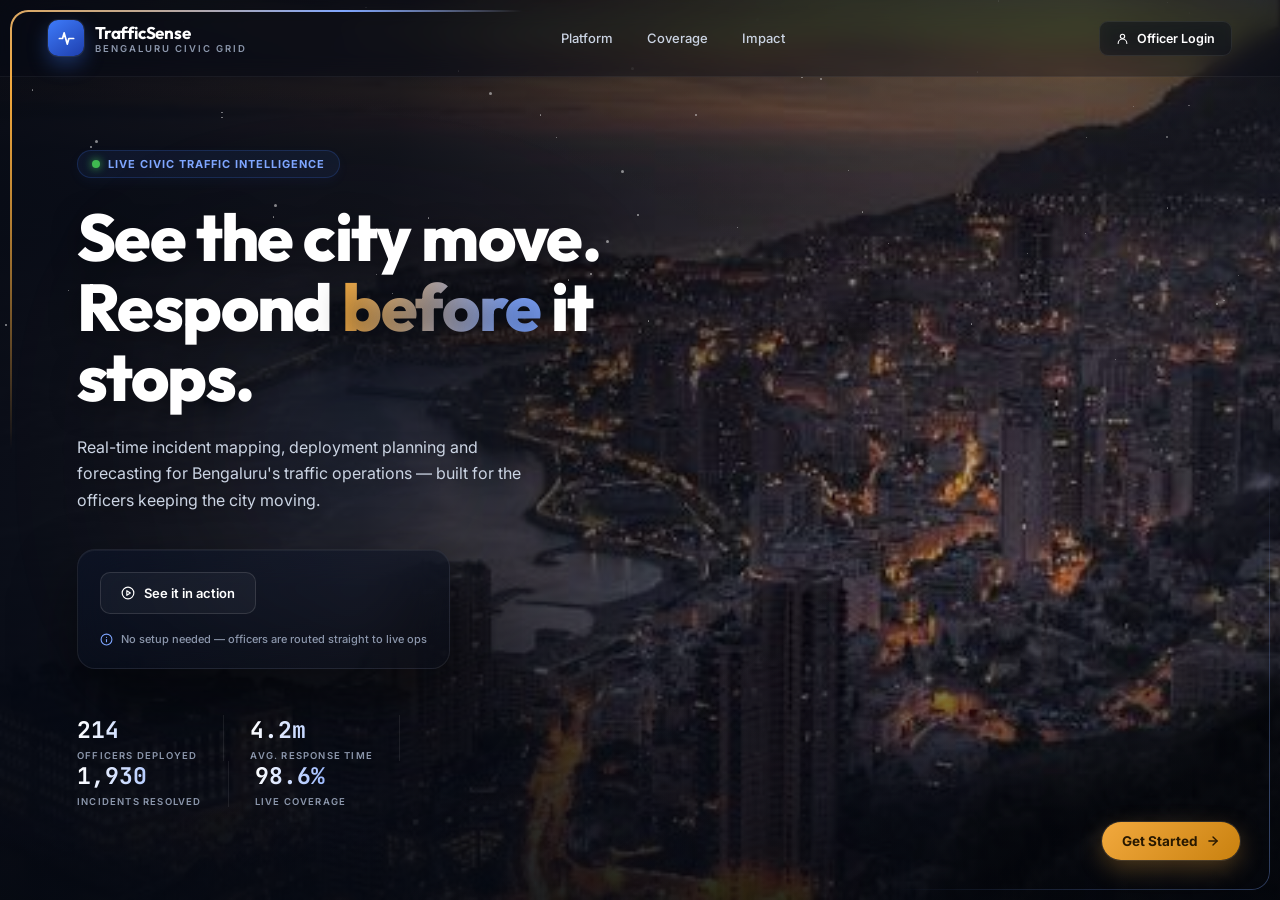
<file: frontend/home.html>
<!DOCTYPE html>
<html lang="en">

<head>
  <meta charset="UTF-8">
  <meta name="viewport" content="width=device-width, initial-scale=1.0">
  <title>TrafficSense — Bengaluru Civic Intelligence</title>

  <link rel="preconnect" href="https://fonts.googleapis.com">
  <link
    href="https://fonts.googleapis.com/css2?family=Outfit:wght@400;500;600;700;800;900&family=Inter:wght@400;500;600;700&family=JetBrains+Mono:wght@500;600&display=swap"
    rel="stylesheet">

  <style>
    :root {
      --sky-1: #060A14;
      --sky-2: #0C1730;
      --sky-3: #16234A;
      --ink: #0B1220;
      --fog: #CBD4E3;
      --fog-dim: #8C97AC;
      --amber: #F2A93E;
      --amber-deep: #C9810F;
      --blue: #3E7BFA;
      --blue-soft: #7FA6FF;
      --line: rgba(255, 255, 255, .1);
      --glass: rgba(10, 16, 28, .40);
    }

    * {
      margin: 0;
      padding: 0;
      box-sizing: border-box;
    }

    html,
    body {
      height: 100%;
    }

    body {
      font-family: 'Inter', sans-serif;
      background: var(--ink);
      color: #fff;
      overflow-x: hidden;
    }

    a {
      color: inherit;
      text-decoration: none;
    }

    button {
      font-family: inherit;
      cursor: pointer;
    }

    /* ============ SCENE ============ */
    .scene {
      position: relative;
      min-height: 100vh;
      width: 100%;
      display: flex;
      flex-direction: column;
      overflow: hidden;
      background-image:
        linear-gradient(95deg, rgba(6, 10, 20, 0.96) 0%, rgba(6, 10, 20, 0.85) 30%, rgba(6, 10, 20, 0.4) 60%, rgba(6, 10, 20, 0.15) 80%, rgba(6, 10, 20, 0.4) 100%),
        linear-gradient(0deg, rgba(6, 10, 20, 0.7) 0%, transparent 40%, transparent 70%, rgba(6, 10, 20, 0.5) 100%),
        url('assert/image.png');
      background-size: cover, cover, cover;
      background-position: center, center, center 38%;
      background-repeat: no-repeat;
    }

    /* Decorative Ambient Glow */
    .scene::before {
      content: '';
      position: absolute;
      top: 25%;
      left: 10%;
      width: 450px;
      height: 450px;
      background: radial-gradient(circle, rgba(62, 123, 250, 0.12) 0%, rgba(242, 169, 62, 0.04) 50%, transparent 100%);
      filter: blur(80px);
      z-index: 2;
      pointer-events: none;
    }

    /* ============ HUD PERIMETER LIGHT ============ */
    @property --angle {
      syntax: '<angle>';
      inherits: false;
      initial-value: 0deg;
    }

    .hud-frame {
      position: fixed;
      inset: 10px;
      z-index: 90;
      pointer-events: none;
      border-radius: 18px;
    }

    .hud-frame::before {
      content: '';
      position: absolute;
      inset: 0;
      border-radius: 18px;
      padding: 1.5px;
      background: conic-gradient(from var(--angle), transparent 0deg, transparent 250deg,
          rgba(242, 169, 62, 0) 270deg, var(--amber) 300deg, var(--blue-soft) 326deg, rgba(127, 166, 255, 0) 345deg, transparent 360deg);
      -webkit-mask: linear-gradient(#fff 0 0) content-box, linear-gradient(#fff 0 0);
      -webkit-mask-composite: xor;
      mask-composite: exclude;
      animation: spin-angle 6s linear infinite;
      filter: drop-shadow(0 0 6px rgba(242, 169, 62, .55));
    }

    @keyframes spin-angle {
      to {
        --angle: 360deg;
      }
    }

    .hud-frame::after {
      content: '';
      position: absolute;
      inset: 0;
      border-radius: 18px;
      padding: 1px;
      background: conic-gradient(from calc(var(--angle) * -1 + 180deg), transparent 0deg, transparent 270deg,
          rgba(127, 166, 255, .55) 300deg, transparent 330deg);
      -webkit-mask: linear-gradient(#fff 0 0) content-box, linear-gradient(#fff 0 0);
      -webkit-mask-composite: xor;
      mask-composite: exclude;
      opacity: .7;
    }

    /* stars */
    .stars {
      position: absolute;
      inset: 0;
      z-index: 1;
      pointer-events: none;
    }

    .star {
      position: absolute;
      width: 2px;
      height: 2px;
      background: #fff;
      border-radius: 50%;
      opacity: .5;
      animation: twinkle 3.5s ease-in-out infinite;
    }

    @keyframes twinkle {

      0%,
      100% {
        opacity: .1;
      }

      50% {
        opacity: .7;
      }
    }

    /* ============ NAV ============ */
    .nav {
      position: relative;
      z-index: 30;
      display: flex;
      align-items: center;
      justify-content: space-between;
      padding: 20px 48px;
      border-bottom: 1px solid rgba(255, 255, 255, 0.05);
      background: rgba(6, 10, 20, 0.35);
      backdrop-filter: blur(12px);
      -webkit-backdrop-filter: blur(12px);
    }

    .nav-brand {
      display: flex;
      align-items: center;
      gap: 11px;
    }

    .nav-mark {
      width: 36px;
      height: 36px;
      border-radius: 10px;
      background: linear-gradient(145deg, var(--blue), #1E3FAE);
      display: flex;
      align-items: center;
      justify-content: center;
      box-shadow: 0 0 0 1px rgba(255, 255, 255, .08), 0 8px 20px rgba(62, 123, 250, .35);
    }

    .nav-mark svg {
      width: 19px;
      height: 19px;
    }

    .nav-brand h1 {
      font-family: 'Outfit', sans-serif;
      font-size: 17px;
      font-weight: 700;
      letter-spacing: -.2px;
    }

    .nav-brand span {
      display: block;
      font-size: 9.5px;
      letter-spacing: 2px;
      color: var(--fog-dim);
      font-weight: 600;
      text-transform: uppercase;
    }

    .nav-links {
      display: flex;
      align-items: center;
      gap: 34px;
    }

    .nav-links a {
      font-size: 13px;
      font-weight: 500;
      color: var(--fog);
      transition: color .15s;
    }

    .nav-links a:hover {
      color: #fff;
    }

    .nav-login {
      display: flex;
      align-items: center;
      gap: 8px;
      font-size: 12.5px;
      font-weight: 600;
      color: #fff;
      padding: 9px 16px;
      border-radius: 9px;
      border: 1px solid rgba(255, 255, 255, 0.08);
      background: var(--glass);
      transition: background .15s, border-color .15s;
      backdrop-filter: blur(8px);
      -webkit-backdrop-filter: blur(8px);
    }

    .nav-login:hover {
      background: rgba(255, 255, 255, .09);
      border-color: rgba(255, 255, 255, .2);
    }

    .nav-login svg {
      width: 13px;
      height: 13px;
    }

    @media (max-width: 760px) {
      .nav-links {
        display: none;
      }
    }

    /* fine grain vignette to deepen the photo's edges */
    .vignette {
      position: absolute;
      inset: 0;
      z-index: 5;
      pointer-events: none;
      background: radial-gradient(ellipse 120% 90% at 18% 50%, transparent 40%, rgba(0, 0, 0, .45) 100%);
    }

    /* ============ LEFT HERO LAYOUT ============ */
    .hero {
      position: relative;
      z-index: 20;
      flex: 1;
      display: flex;
      flex-direction: column;
      justify-content: center;
      text-align: left;
      padding: 40px 6vw 60px;
      max-width: 680px;
      perspective: 1000px;
    }

    .layer {
      will-change: transform;
      transition: transform .25s ease-out;
    }

    /* Live Badge styling */
    .badge {
      display: inline-flex;
      align-items: center;
      gap: 8px;
      padding: 6px 14px;
      border-radius: 99px;
      background: rgba(62, 123, 250, 0.08);
      border: 1px solid rgba(62, 123, 250, 0.2);
      color: var(--blue-soft);
      font-size: 11px;
      font-weight: 700;
      letter-spacing: 1px;
      text-transform: uppercase;
      margin-bottom: 24px;
      align-self: flex-start;
      box-shadow: 0 4px 12px rgba(62, 123, 250, 0.05);
      animation: fadeUp .8s .04s cubic-bezier(.2, .8, .2, 1) both;
    }

    .dot-wrap {
      display: flex;
      align-items: center;
      justify-content: center;
      position: relative;
      width: 8px;
      height: 8px;
    }

    .dot {
      width: 8px;
      height: 8px;
      background: #3fb950;
      border-radius: 50%;
      box-shadow: 0 0 8px #3fb950;
      animation: pulse 1.8s infinite;
    }

    @keyframes pulse {
      0% {
        transform: scale(0.95);
        opacity: 0.85;
        box-shadow: 0 0 0 0 rgba(63, 185, 80, 0.6);
      }

      70% {
        transform: scale(1.1);
        opacity: 1;
        box-shadow: 0 0 0 6px rgba(63, 185, 80, 0);
      }

      100% {
        transform: scale(0.95);
        opacity: 0.85;
        box-shadow: 0 0 0 0 rgba(63, 185, 80, 0);
      }
    }

    h2.headline {
      font-family: 'Outfit', sans-serif;
      font-weight: 800;
      font-size: clamp(36px, 5.2vw, 66px);
      line-height: 1.06;
      letter-spacing: -1.6px;
      text-shadow: 0 6px 30px rgba(0, 0, 0, .45);
      animation: fadeUp .8s .08s cubic-bezier(.2, .8, .2, 1) both;
    }

    h2.headline span.line {
      display: block;
    }

    h2.headline .grad {
      background: linear-gradient(95deg, var(--amber), var(--blue-soft) 85%);
      -webkit-background-clip: text;
      background-clip: text;
      color: transparent;
    }

    .sub {
      margin-top: 22px;
      max-width: 480px;
      font-size: 16px;
      line-height: 1.65;
      color: var(--fog);
      font-weight: 400;
      text-shadow: 0 2px 14px rgba(0, 0, 0, .5);
      animation: fadeUp .8s .16s cubic-bezier(.2, .8, .2, 1) both;
    }

    /* ---- CTA glass layer ---- */
    .cta-layer {
      margin-top: 36px;
      display: inline-flex;
      flex-direction: column;
      gap: 18px;
      padding: 22px;
      border-radius: 18px;
      background: linear-gradient(165deg, rgba(12, 23, 48, 0.45), rgba(6, 10, 20, 0.45));
      border: 1px solid rgba(255, 255, 255, .08);
      backdrop-filter: blur(20px);
      -webkit-backdrop-filter: blur(20px);
      box-shadow: 0 30px 60px rgba(0, 0, 0, .5), inset 0 1px 0 rgba(255, 255, 255, .05);
      animation: fadeUp .8s .24s cubic-bezier(.2, .8, .2, 1) both;
      align-self: flex-start;
    }

    .cta-row {
      display: flex;
      align-items: center;
      gap: 14px;
      flex-wrap: wrap;
    }

    /* Pinned/Floating Get Started Button style (repositioned to bottom right corner) */
    #getStartedBtn {
      position: fixed;
      bottom: 40px;
      right: 40px;
      z-index: 100;
      display: inline-flex;
      align-items: center;
      gap: 8px;
      padding: 11px 20px;
      border-radius: 99px;
      background: linear-gradient(135deg, var(--amber), var(--amber-deep));
      color: #291900;
      font-weight: 700;
      font-size: 13.5px;
      box-shadow: 0 8px 24px rgba(242, 169, 62, .3), 0 0 0 1px rgba(255, 255, 255, .1);
      transition: transform .2s cubic-bezier(.4, 0, .2, 1), box-shadow .2s, background .2s;
      overflow: hidden;
      border: none;
      cursor: pointer;
    }

    #getStartedBtn:hover {
      transform: translateY(-3px) scale(1.03);
      box-shadow: 0 12px 30px rgba(242, 169, 62, .45), 0 0 0 2px rgba(255, 255, 255, .25);
    }

    #getStartedBtn:active {
      transform: translateY(-1px) scale(.98);
    }

    #getStartedBtn svg {
      width: 14px;
      height: 14px;
      transition: transform .2s;
    }

    #getStartedBtn:hover svg {
      transform: translateX(3px);
    }

    #getStartedBtn .shine {
      position: absolute;
      top: 0;
      left: -60%;
      width: 40%;
      height: 100%;
      background: linear-gradient(115deg, transparent, rgba(255, 255, 255, .4), transparent);
      transform: skewX(-20deg);
      animation: shine 3.5s ease-in-out infinite;
    }

    @keyframes shine {
      0% {
        left: -60%;
      }

      35% {
        left: 130%;
      }

      100% {
        left: 130%;
      }
    }

    .cta-secondary {
      display: flex;
      align-items: center;
      gap: 9px;
      padding: 12px 20px;
      border-radius: 10px;
      border: 1px solid rgba(255, 255, 255, 0.12);
      background: rgba(255, 255, 255, .04);
      font-size: 13px;
      font-weight: 600;
      color: #fff;
      transition: all .18s ease;
    }

    .cta-secondary:hover {
      background: rgba(255, 255, 255, .09);
      border-color: rgba(255, 255, 255, .25);
      transform: translateY(-1.5px);
    }

    .cta-secondary svg {
      width: 14px;
      height: 14px;
    }

    .cta-foot {
      display: flex;
      align-items: center;
      gap: 8px;
      font-size: 11px;
      color: var(--fog-dim);
      font-weight: 500;
    }

    .cta-foot svg {
      width: 13px;
      height: 13px;
      color: var(--blue-soft);
      flex-shrink: 0;
    }

    @keyframes fadeUp {
      from {
        opacity: 0;
        transform: translateY(18px);
      }

      to {
        opacity: 1;
        transform: translateY(0);
      }
    }

    /* ============ STATS STRIP ============ */
    .stats {
      position: relative;
      z-index: 20;
      display: flex;
      gap: 0;
      margin-top: 46px;
      animation: fadeUp .8s .32s cubic-bezier(.2, .8, .2, 1) both;
      flex-wrap: wrap;
      align-self: flex-start;
    }

    .stat {
      padding: 0 26px 0 0;
      margin-right: 26px;
      text-align: left;
      border-right: 1px solid rgba(255, 255, 255, .08);
    }

    .stat:last-child {
      border-right: none;
      margin-right: 0;
      padding-right: 0;
    }

    .stat .num {
      font-family: 'JetBrains Mono', monospace;
      font-size: 23px;
      font-weight: 700;
      background: linear-gradient(95deg, #fff, var(--blue-soft));
      -webkit-background-clip: text;
      background-clip: text;
      color: transparent;
    }

    .stat .lbl {
      margin-top: 5px;
      font-size: 9.5px;
      letter-spacing: 1.2px;
      color: var(--fog-dim);
      font-weight: 600;
      text-transform: uppercase;
    }

    @media (max-width:760px) {
      .nav {
        padding: 18px 20px;
      }

      .nav-links {
        display: none;
      }

      .hero {
        padding: 28px 22px 50px;
        max-width: none;
      }

      .cta-layer {
        width: 100%;
      }

      .stats {
        width: 100%;
      }

      #getStartedBtn {
        top: auto;
        bottom: 20px;
        right: 20px;
        transform: none;
        padding: 9px 16px;
        font-size: 12.5px;
      }
    }
  </style>
</head>

<body>

  <div class="scene" id="scene">
    <div class="hud-frame"></div>
    <div class="stars" id="stars"></div>
    <div class="vignette"></div>

    <!-- NAV -->
    <nav class="nav">
      <div class="nav-brand">
        <div class="nav-mark">
          <svg viewBox="0 0 24 24" fill="none" stroke="#fff" stroke-width="2.2" stroke-linecap="round"
            stroke-linejoin="round">
            <path d="M3 12h4l2-7 4 14 2-7h6" />
          </svg>
        </div>
        <div>
          <h1>TrafficSense</h1>
          <span>Bengaluru Civic Grid</span>
        </div>
      </div>
      <div class="nav-links">
        <a href="#features">Platform</a>
        <a href="#coverage">Coverage</a>
        <a href="#stats">Impact</a>
      </div>
      <a class="nav-login" href="/officer-dashboard">
        <svg viewBox="0 0 24 24" fill="none" stroke="currentColor" stroke-width="2" stroke-linecap="round"
          stroke-linejoin="round">
          <circle cx="12" cy="8" r="4" />
          <path d="M20 21a8 8 0 0 0-16 0" />
        </svg>
        Officer Login
      </a>
    </nav>

    <!-- HERO : layered left-side content -->
    <div class="hero">
      <div class="badge layer" data-depth="2">
        <span class="dot-wrap"><span class="dot"></span></span>
        LIVE CIVIC TRAFFIC INTELLIGENCE
      </div>

      <h2 class="headline layer" data-depth="4">
        <span class="line">See the city move.</span>
        <span class="line">Respond <span class="grad">before</span> it stops.</span>
      </h2>

      <p class="sub layer" data-depth="3">
        Real-time incident mapping, deployment planning and forecasting for Bengaluru's traffic
        operations — built for the officers keeping the city moving.
      </p>

      <!-- buttons as their own elevated glass layer -->
      <div class="cta-layer layer" data-depth="7">
        <div class="cta-row">
          <a class="cta-secondary" href="#stats">
            <svg viewBox="0 0 24 24" fill="none" stroke="currentColor" stroke-width="2" stroke-linecap="round"
              stroke-linejoin="round">
              <circle cx="12" cy="12" r="10" />
              <polygon points="10 8 16 12 10 16 10 8" />
            </svg>
            See it in action
          </a>
        </div>
        <div class="cta-foot">
          <svg viewBox="0 0 24 24" fill="none" stroke="currentColor" stroke-width="2" stroke-linecap="round"
            stroke-linejoin="round">
            <circle cx="12" cy="12" r="10" />
            <path d="M12 16v-4" />
            <path d="M12 8h.01" />
          </svg>
          No setup needed — officers are routed straight to live ops
        </div>
      </div>

      <div class="stats layer" data-depth="1.5" id="stats">
        <div class="stat">
          <div class="num">214</div>
          <div class="lbl">Officers deployed</div>
        </div>
        <div class="stat">
          <div class="num">4.2m</div>
          <div class="lbl">Avg. response time</div>
        </div>
        <div class="stat">
          <div class="num">1,930</div>
          <div class="lbl">Incidents resolved</div>
        </div>
        <div class="stat">
          <div class="num">98.6%</div>
          <div class="lbl">Live coverage</div>
        </div>
      </div>
    </div>

    <!-- Pinned/Floating Get Started Button (outside transform containers) -->
    <button id="getStartedBtn">
      <span class="shine"></span>
      Get Started
      <svg viewBox="0 0 24 24" fill="none" stroke="currentColor" stroke-width="2.4" stroke-linecap="round"
        stroke-linejoin="round">
        <line x1="5" y1="12" x2="19" y2="12" />
        <polyline points="12 5 19 12 12 19" />
      </svg>
    </button>
  </div>

  <script>
    /* random stars (only in the upper third, behind the gradient) */
    const starsBox = document.getElementById('stars');
    for (let i = 0; i < 60; i++) {
      const s = document.createElement('div');
      s.className = 'star';
      s.style.left = Math.random() * 100 + '%';
      s.style.top = Math.random() * 40 + '%';
      s.style.animationDelay = (Math.random() * 3.5) + 's';
      s.style.width = s.style.height = (Math.random() < .15 ? '3px' : '1.5px');
      starsBox.appendChild(s);
    }

    /* subtle layered parallax — each .layer drifts at its own depth on mouse move */
    const scene = document.getElementById('scene');
    const layers = document.querySelectorAll('.layer');
    scene.addEventListener('mousemove', (e) => {
      const mx = (e.clientX / window.innerWidth) - 0.5;
      const my = (e.clientY / window.innerHeight) - 0.5;
      layers.forEach(layer => {
        const depth = parseFloat(layer.getAttribute('data-depth')) || 1;
        layer.style.transform = `translate(${mx * depth * 6}px, ${my * depth * 6}px)`;
      });
    });
    scene.addEventListener('mouseleave', () => {
      layers.forEach(layer => layer.style.transform = 'translate(0,0)');
    });

    /* CTA -> officer dashboard */
    document.getElementById('getStartedBtn').addEventListener('click', () => {
      window.location.href = '/officer-dashboard';
    });
  </script>

</body>

</html>
</file>
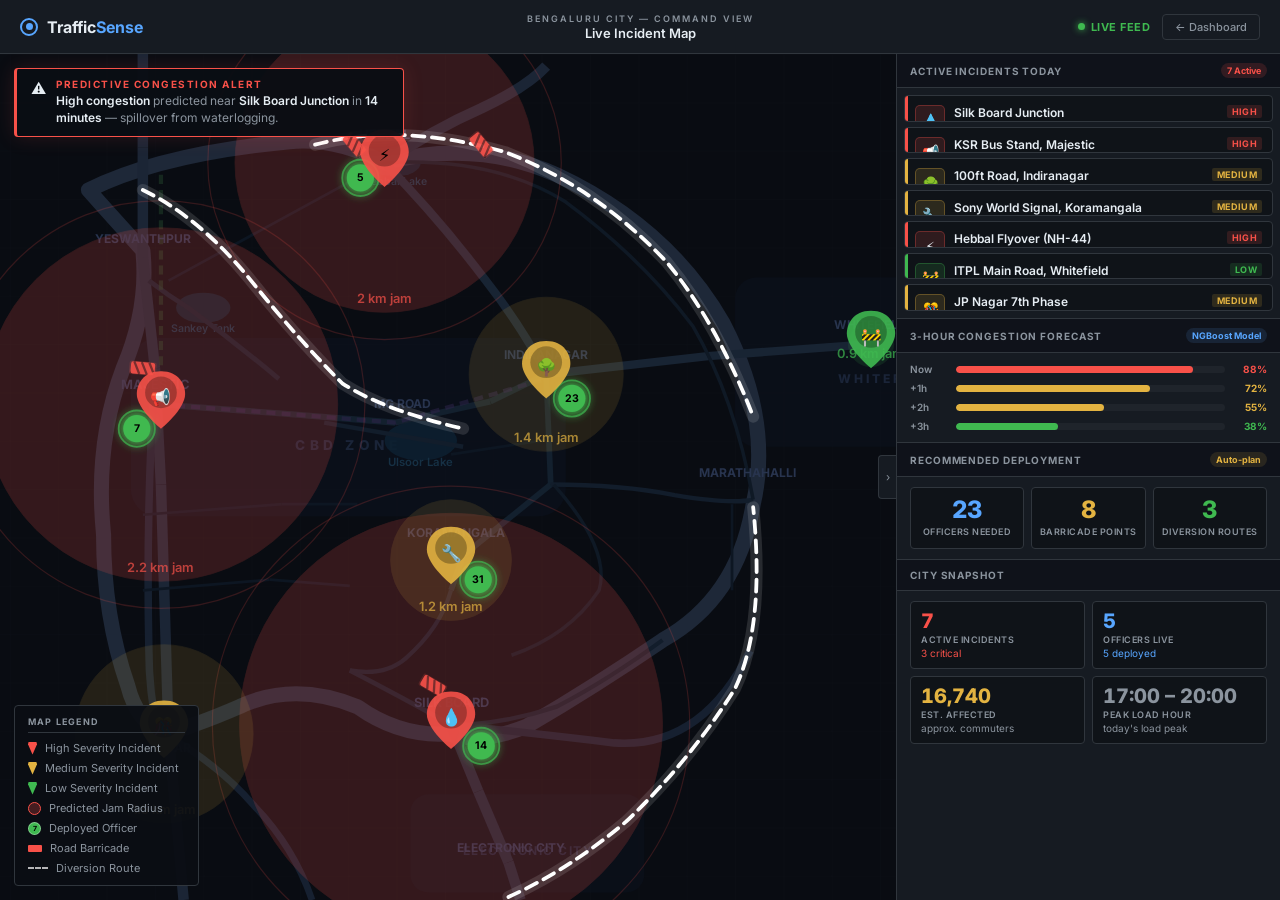
<file: frontend/livemap.html>
<!DOCTYPE html>
<html lang="en">
<head>
  <meta charset="UTF-8">
  <meta name="viewport" content="width=device-width, initial-scale=1.0">
  <meta name="description" content="TrafficSense Live Map — Real-time incident command view for Bengaluru traffic operations.">
  <title>TrafficSense — Live Incident Command Map</title>
  <link rel="stylesheet" href="livemap.css">
</head>
<body>

  <!-- TOP NAVBAR -->
  <header class="lm-navbar">
    <a class="lm-nav-logo" href="index.html">
      <div class="lm-logo-dot"></div>
      <span class="lm-logo-text">Traffic<em>Sense</em></span>
    </a>
    <div class="lm-nav-center">
      <div class="lm-page-sub">Bengaluru City — Command View</div>
      <div class="lm-page-title">Live Incident Map</div>
    </div>
    <div class="lm-nav-right">
      <div class="lm-live-badge"><span class="lm-live-dot"></span>LIVE FEED</div>
      <a class="lm-nav-back" href="index.html">← Dashboard</a>
    </div>
  </header>

  <!-- MAIN 70/30 SPLIT LAYOUT -->
  <main class="lm-layout" id="lmLayout">

    <!-- ════════════════════════════════ MAP (70%) ════════════════════════════════ -->
    <section class="lm-map-section" id="lmMapSection">

      <!-- Floating Prediction Alert Banner -->
      <div class="lm-alert-banner" id="lmAlertBanner">
        <div class="lm-alert-icon">⚠</div>
        <div class="lm-alert-body">
          <div class="lm-alert-heading">Predictive Congestion Alert</div>
          <div class="lm-alert-text" id="alertText">
            <strong>High congestion</strong> predicted near <strong>Silk Board Junction</strong> in <strong>14 minutes</strong> — spillover from waterlogging incident.
          </div>
        </div>
      </div>

      <!-- DARK SVG MAP — Bengaluru Road Network (Mapbox Dark Style Simulation) -->
      <svg class="lm-map-svg" id="lmMapSvg" viewBox="0 0 900 560" preserveAspectRatio="xMidYMid slice">
        <defs>
          <!-- Grid pattern for block texture -->
          <pattern id="cityGrid" width="32" height="32" patternUnits="userSpaceOnUse">
            <path d="M 32 0 L 0 0 0 32" fill="none" stroke="#0e121a" stroke-width="0.4"/>
          </pattern>

          <!-- Glow filter for critical incidents -->
          <filter id="redGlow" x="-50%" y="-50%" width="200%" height="200%">
            <feGaussianBlur stdDeviation="3" result="coloredBlur"/>
            <feMerge><feMergeNode in="coloredBlur"/><feMergeNode in="SourceGraphic"/></feMerge>
          </filter>

          <filter id="greenGlow" x="-50%" y="-50%" width="200%" height="200%">
            <feGaussianBlur stdDeviation="2.5" result="coloredBlur"/>
            <feMerge><feMergeNode in="coloredBlur"/><feMergeNode in="SourceGraphic"/></feMerge>
          </filter>

          <!-- Gradient for alternate route glow -->
          <linearGradient id="routeGrad" x1="0%" y1="0%" x2="100%" y2="0%">
            <stop offset="0%" stop-color="rgba(255,255,255,0)"/>
            <stop offset="50%" stop-color="rgba(255,255,255,0.9)"/>
            <stop offset="100%" stop-color="rgba(255,255,255,0)"/>
          </linearGradient>
        </defs>

        <!-- ── BACKGROUND ── -->
        <rect width="900" height="560" fill="#090c12"/>
        <rect width="900" height="560" fill="url(#cityGrid)" opacity="0.7"/>

        <!-- ── URBAN ZONE FILLS ── -->
        <!-- CBD / MG Road Zone -->
        <rect x="240" y="188" width="288" height="118" rx="18" fill="#0c1220" opacity="0.5"/>
        <text x="384" y="262" text-anchor="middle" font-size="9" fill="#1a2438" font-weight="800" letter-spacing="3">CBD ZONE</text>

        <!-- Whitefield IT Corridor -->
        <rect x="640" y="148" width="220" height="112" rx="14" fill="#0c1220" opacity="0.45"/>
        <text x="750" y="218" text-anchor="middle" font-size="8" fill="#1a2438" font-weight="800" letter-spacing="2">WHITEFIELD IT</text>

        <!-- Electronic City -->
        <rect x="425" y="490" width="155" height="65" rx="12" fill="#0c1220" opacity="0.45"/>
        <text x="503" y="530" text-anchor="middle" font-size="8" fill="#1a2438" font-weight="700" letter-spacing="1">ELECTRONIC CITY</text>

        <!-- ── WATER BODIES ── -->
        <ellipse cx="432" cy="256" rx="24" ry="13" fill="#0d2030" opacity="0.9"/>
        <text x="432" y="273" text-anchor="middle" font-size="7.5" fill="#163044" font-weight="600">Ulsoor Lake</text>

        <ellipse cx="288" cy="168" rx="18" ry="10" fill="#0d2030" opacity="0.85"/>
        <text x="288" y="184" text-anchor="middle" font-size="7" fill="#163044" font-weight="600">Sankey Tank</text>

        <ellipse cx="415" cy="72" rx="17" ry="9" fill="#0d2030" opacity="0.8"/>
        <text x="415" y="87" text-anchor="middle" font-size="7" fill="#163044" font-weight="600">Hebbal Lake</text>

        <!-- ── OUTER RING ROAD (ORR) ── Thickest road, the main loop -->
        <path d="M 408 72
                 Q 468 56 522 80
                 Q 595 114 632 178
                 Q 665 242 652 298
                 Q 642 360 592 388
                 Q 548 418 502 445
                 Q 472 457 450 450
                 Q 418 452 390 432
                 Q 348 415 312 432
                 Q 282 445 262 450
                 Q 244 442 238 418
                 Q 222 372 222 318
                 Q 216 258 235 208
                 Q 252 168 248 130
                 Q 228 108 212 90
                 Q 260 66 345 58
                 Q 375 55 408 72 Z"
          fill="none" stroke="#1e2838" stroke-width="10" stroke-linejoin="round"/>

        <!-- ── NATIONAL HIGHWAYS ── -->
        <!-- NH-44 Tumkur/Mysore Corridor (N-S, West) -->
        <line x1="248" y1="0"   x2="248" y2="62"  stroke="#1b2535" stroke-width="7"/>
        <line x1="248" y1="62"  x2="248" y2="135" stroke="#1b2535" stroke-width="7"/>
        <line x1="248" y1="135" x2="256" y2="208" stroke="#1b2535" stroke-width="7"/>
        <line x1="256" y1="208" x2="260" y2="285" stroke="#1b2535" stroke-width="7"/>
        <line x1="260" y1="285" x2="265" y2="450" stroke="#1b2535" stroke-width="7"/>
        <line x1="265" y1="450" x2="275" y2="560" stroke="#1b2535" stroke-width="7"/>

        <!-- Bellary Road (N — to Airport) -->
        <path d="M 408 72 Q 440 50 472 36 Q 502 22 515 8"
          fill="none" stroke="#1b2535" stroke-width="7"/>

        <!-- Hosur Road (S — Electronic City) -->
        <line x1="452" y1="444" x2="470" y2="488" stroke="#1b2535" stroke-width="7"/>
        <line x1="470" y1="488" x2="490" y2="535" stroke="#1b2535" stroke-width="7"/>
        <line x1="490" y1="535" x2="498" y2="560" stroke="#1b2535" stroke-width="7"/>

        <!-- ── MAJOR ARTERIALS ── -->
        <!-- Old Airport Road (NE diagonal) -->
        <path d="M 408 72 Q 445 110 475 150 Q 500 182 515 212"
          fill="none" stroke="#182433" stroke-width="5.5"/>

        <!-- Whitefield Road (E from Indiranagar) -->
        <line x1="515" y1="212" x2="622" y2="200" stroke="#182433" stroke-width="5.5"/>
        <line x1="622" y1="200" x2="730" y2="192" stroke="#182433" stroke-width="5.5"/>

        <!-- Sarjapur Road (Silk Board → Bellandur → ORR) -->
        <path d="M 452 444 Q 510 450 560 456 Q 618 460 650 395"
          fill="none" stroke="#162030" stroke-width="5"/>

        <!-- Old Mysore Road (SW from Majestic) -->
        <path d="M 256 210 Q 250 300 252 395 Q 252 422 258 450"
          fill="none" stroke="#162030" stroke-width="5"/>

        <!-- Bannerghatta Road (S from JP Nagar) -->
        <path d="M 262 450 Q 298 470 322 498 Q 348 525 360 560"
          fill="none" stroke="#162030" stroke-width="4.5"/>

        <!-- ── SECONDARY ROADS ── -->
        <!-- MG Road / Brigade Road (central E-W) -->
        <line x1="260" y1="232" x2="340" y2="238" stroke="#13202e" stroke-width="4"/>
        <line x1="340" y1="238" x2="415" y2="244" stroke="#13202e" stroke-width="4"/>
        <line x1="415" y1="244" x2="478" y2="230" stroke="#13202e" stroke-width="4"/>
        <line x1="478" y1="230" x2="515" y2="212" stroke="#13202e" stroke-width="4"/>

        <!-- 100ft Road, Indiranagar -->
        <line x1="515" y1="212" x2="518" y2="285" stroke="#13202e" stroke-width="3.8"/>
        <line x1="518" y1="285" x2="460" y2="332" stroke="#13202e" stroke-width="3.8"/>
        <line x1="460" y1="332" x2="452" y2="355" stroke="#13202e" stroke-width="3.8"/>

        <!-- Cunningham / Palace Road -->
        <path d="M 338 215 Q 308 190 278 168 Q 265 160 252 150"
          fill="none" stroke="#121d2b" stroke-width="3.2"/>

        <!-- Residency Road -->
        <line x1="368" y1="244" x2="460" y2="260" stroke="#121d2b" stroke-width="3"/>

        <!-- BTM Main Road -->
        <path d="M 385 408 Q 418 425 452 444"
          fill="none" stroke="#121d2b" stroke-width="3"/>

        <!-- Koramangala to BTM -->
        <path d="M 452 355 Q 445 380 422 400 Q 408 412 385 408"
          fill="none" stroke="#121d2b" stroke-width="2.8"/>

        <!-- Marathahalli connector (E-W across ORR) -->
        <path d="M 518 285 Q 565 285 600 292 Q 636 298 652 295"
          fill="none" stroke="#121d2b" stroke-width="3"/>

        <!-- Bellandur to Silk Board (via HSR) -->
        <path d="M 592 388 Q 555 415 522 432 Q 492 442 462 444"
          fill="none" stroke="#121d2b" stroke-width="2.8"/>

        <!-- HSR Layout roads -->
        <path d="M 492 398 Q 530 385 550 355 Q 558 328 520 285"
          fill="none" stroke="#0f1925" stroke-width="2.3"/>

        <!-- Inner connector Hebbal–Nagawara–Kalyan Nagar -->
        <path d="M 408 72 Q 480 68 528 98 Q 578 135 612 180 Q 640 228 652 295"
          fill="none" stroke="#0f1925" stroke-width="2.3"/>

        <!-- ── LOCAL GRID ROADS ── -->
        <line x1="248" y1="305" x2="340" y2="298" stroke="#0d1622" stroke-width="1.8"/>
        <line x1="340" y1="298" x2="390" y2="298" stroke="#0d1622" stroke-width="1.8"/>
        <line x1="248" y1="355" x2="332" y2="348" stroke="#0d1622" stroke-width="1.8"/>
        <line x1="332" y1="348" x2="385" y2="352" stroke="#0d1622" stroke-width="1.8"/>
        <line x1="452" y1="265" x2="518" y2="255" stroke="#0d1622" stroke-width="1.8"/>
        <line x1="638" y1="298" x2="638" y2="355" stroke="#0d1622" stroke-width="1.8"/>
        <line x1="265" y1="150" x2="408" y2="72"  stroke="#0d1622" stroke-width="1.8"/>

        <!-- ── METRO LINES ── (subtle dashed overlay) -->
        <!-- Purple Line (E-W) -->
        <path d="M 260 232 L 340 238 L 415 244 L 515 215"
          fill="none" stroke="#2d244a" stroke-width="2.8" stroke-dasharray="6 4" opacity="0.55"/>
        <!-- Green Line (N-S) -->
        <path d="M 260 80 L 260 138 L 260 232"
          fill="none" stroke="#1f3e28" stroke-width="2.8" stroke-dasharray="6 4" opacity="0.55"/>

        <!-- ── JUNCTION NAME LABELS ── -->
        <text x="408" y="56"  text-anchor="middle" font-size="8.5" fill="#28344e" font-family="Inter,sans-serif" font-weight="700">HEBBAL</text>
        <text x="256" y="222" text-anchor="middle" font-size="8.5" fill="#28344e" font-family="Inter,sans-serif" font-weight="700">MAJESTIC</text>
        <text x="420" y="234" text-anchor="middle" font-size="8"   fill="#28344e" font-family="Inter,sans-serif" font-weight="700">MG ROAD</text>
        <text x="515" y="202" text-anchor="middle" font-size="8"   fill="#28344e" font-family="Inter,sans-serif" font-weight="700">INDIRANAGAR</text>
        <text x="648" y="280" text-anchor="middle" font-size="8"   fill="#28344e" font-family="Inter,sans-serif" font-weight="700">MARATHAHALLI</text>
        <text x="730" y="182" text-anchor="middle" font-size="8"   fill="#28344e" font-family="Inter,sans-serif" font-weight="700">WHITEFIELD</text>
        <text x="455" y="320" text-anchor="middle" font-size="8"   fill="#28344e" font-family="Inter,sans-serif" font-weight="700">KORAMANGALA</text>
        <text x="452" y="432" text-anchor="middle" font-size="8.5" fill="#28344e" font-family="Inter,sans-serif" font-weight="700">SILK BOARD</text>
        <text x="260" y="462" text-anchor="middle" font-size="8"   fill="#28344e" font-family="Inter,sans-serif" font-weight="700">JP NAGAR</text>
        <text x="248" y="125" text-anchor="middle" font-size="8"   fill="#28344e" font-family="Inter,sans-serif" font-weight="700">YESWANTHPUR</text>
        <text x="492" y="528" text-anchor="middle" font-size="8"   fill="#28344e" font-family="Inter,sans-serif" font-weight="700">ELECTRONIC CITY</text>

        <!-- ══════════════════════════════════════════════════════════
             DYNAMIC LAYERS — populated by livemap.js
             ══════════════════════════════════════════════════════════ -->

        <!-- Jam radius circles (lowest, behind everything) -->
        <g id="lmJamCircles"></g>

        <!-- Alternate route dashed polylines -->
        <g id="lmAltRoutes"></g>

        <!-- Barricade markers -->
        <g id="lmBarricades"></g>

        <!-- Officer markers -->
        <g id="lmOfficers"></g>

        <!-- Incident pins (topmost) -->
        <g id="lmPins"></g>

      </svg>

      <!-- Map Legend (bottom-left) -->
      <div class="lm-legend">
        <div class="lm-legend-title">Map Legend</div>
        <div class="legend-row"><div class="lgd-pin red"></div>   High Severity Incident</div>
        <div class="legend-row"><div class="lgd-pin amber"></div> Medium Severity Incident</div>
        <div class="legend-row"><div class="lgd-pin green"></div> Low Severity Incident</div>
        <div class="legend-row"><div class="lgd-jam"></div>       Predicted Jam Radius</div>
        <div class="legend-row"><div class="lgd-officer">7</div>  Deployed Officer</div>
        <div class="legend-row"><div class="lgd-barricade"></div> Road Barricade</div>
        <div class="legend-row"><div class="lgd-route"></div>     Diversion Route</div>
      </div>

      <!-- Sidebar collapse/expand toggle -->
      <button class="lm-sidebar-toggle" id="lmSidebarToggle" title="Toggle Sidebar">›</button>

    </section>
    <!-- ════════════════════════════════ /MAP ════════════════════════════════ -->


    <!-- ═══════════════════════════ RIGHT SIDEBAR (30%) ═══════════════════════════ -->
    <aside class="lm-sidebar" id="lmSidebar">

      <!-- PANEL 1: Active Incidents -->
      <div class="lm-panel">
        <div class="lm-panel-header">
          Active Incidents Today
          <span class="lm-panel-badge" id="incidentCountBadge"
            style="background:rgba(248,81,73,0.15); color:#f85149;">7 Active</span>
        </div>
        <div class="lm-incident-list" id="lmIncidentList">
          <!-- Rendered by livemap.js -->
        </div>
      </div>

      <!-- PANEL 2: 3-Hour Congestion Forecast -->
      <div class="lm-panel">
        <div class="lm-panel-header">
          3-Hour Congestion Forecast
          <span class="lm-panel-badge"
            style="background:rgba(88,166,255,0.12); color:#58a6ff;">NGBoost Model</span>
        </div>
        <div class="lm-forecast-body" id="lmForecastBody">
          <!-- Rendered by livemap.js -->
        </div>
      </div>

      <!-- PANEL 3: Recommended Deployment -->
      <div class="lm-panel">
        <div class="lm-panel-header">
          Recommended Deployment
          <span class="lm-panel-badge"
            style="background:rgba(227,179,65,0.12); color:#e3b341;">Auto-plan</span>
        </div>
        <div class="lm-deploy-body">
          <div class="metric-row" id="lmMetricRow">
            <div class="metric-box">
              <div class="metric-num blue" id="metOfficers">—</div>
              <div class="metric-lbl">Officers Needed</div>
            </div>
            <div class="metric-box">
              <div class="metric-num amber" id="metBarricades">—</div>
              <div class="metric-lbl">Barricade Points</div>
            </div>
            <div class="metric-box">
              <div class="metric-num green" id="metRoutes">—</div>
              <div class="metric-lbl">Diversion Routes</div>
            </div>
          </div>
        </div>
      </div>

      <!-- PANEL 4: City Snapshot -->
      <div class="lm-panel">
        <div class="lm-panel-header">City Snapshot</div>
        <div class="lm-snapshot-body">
          <div class="snapshot-grid">
            <div class="snap-card">
              <div class="snap-val" id="snapIncidents" style="color:#f85149;">—</div>
              <div class="snap-lbl">Active Incidents</div>
              <div class="snap-sub" id="snapIncidentsSub"></div>
            </div>
            <div class="snap-card">
              <div class="snap-val" id="snapOfficers" style="color:#58a6ff;">—</div>
              <div class="snap-lbl">Officers Live</div>
              <div class="snap-sub" id="snapOfficersSub"></div>
            </div>
            <div class="snap-card">
              <div class="snap-val" id="snapPeople" style="color:#e3b341;">—</div>
              <div class="snap-lbl">Est. Affected</div>
              <div class="snap-sub">approx. commuters</div>
            </div>
            <div class="snap-card">
              <div class="snap-val" id="snapPeakHour" style="color:#8b949e;">—</div>
              <div class="snap-lbl">Peak Load Hour</div>
              <div class="snap-sub" id="snapPeakSub"></div>
            </div>
          </div>
        </div>
      </div>

    </aside>
    <!-- ═══════════════════════════ /SIDEBAR ═══════════════════════════ -->

  </main>

  <!-- GLOBAL TOOLTIP -->
  <div class="lm-tooltip" id="lmTooltip">
    <div class="tt-head">
      <span class="tt-name" id="ttName">—</span>
      <span class="tt-sev" id="ttSev">HIGH</span>
    </div>
    <div class="tt-row"><span class="tt-key">Event Type</span><span class="tt-val" id="ttType">—</span></div>
    <div class="tt-row"><span class="tt-key">Cause</span><span class="tt-val" id="ttCause">—</span></div>
    <div class="tt-row"><span class="tt-key">Jam Radius</span><span class="tt-val" id="ttRadius">—</span></div>
    <div class="tt-row"><span class="tt-key">Est. Duration</span><span class="tt-val" id="ttDuration">—</span></div>
    <div class="tt-row"><span class="tt-key">Officers Req.</span><span class="tt-val" id="ttOfficers">—</span></div>
  </div>

  <script src="livemap.js"></script>
</body>
</html>
</file>
<file: frontend/livemap.css>
@import url('https://fonts.googleapis.com/css2?family=Inter:wght@300;400;500;600;700;800&display=swap');

:root {
  --bg:         #0d1117;
  --panel:      #161b22;
  --panel2:     #0f1318;
  --hover:      #21262d;
  --border:     #30363d;
  --text:       #e6edf3;
  --muted:      #8b949e;
  --red:        #f85149;
  --amber:      #e3b341;
  --green:      #3fb950;
  --blue:       #58a6ff;
  --font:       'Inter', system-ui, -apple-system, sans-serif;
}

*, *::before, *::after { box-sizing: border-box; margin: 0; padding: 0; }

html, body {
  height: 100%;
  overflow: hidden;
  background: var(--bg);
  color: var(--text);
  font-family: var(--font);
  font-size: 13px;
  -webkit-font-smoothing: antialiased;
}

/* ─── CUSTOM SCROLLBARS ──────────────────────────────────────── */
::-webkit-scrollbar { width: 4px; height: 4px; }
::-webkit-scrollbar-track { background: transparent; }
::-webkit-scrollbar-thumb { background: var(--border); border-radius: 2px; }
::-webkit-scrollbar-thumb:hover { background: var(--muted); }

/* ─── NAVBAR ─────────────────────────────────────────────────── */
.lm-navbar {
  height: 54px;
  background: var(--panel);
  border-bottom: 0.5px solid var(--border);
  display: grid;
  grid-template-columns: 1fr auto 1fr;
  align-items: center;
  padding: 0 20px;
  position: relative;
  z-index: 200;
  flex-shrink: 0;
}

.lm-nav-logo {
  display: flex;
  align-items: center;
  gap: 9px;
  text-decoration: none;
  color: inherit;
}

.lm-logo-dot {
  width: 18px;
  height: 18px;
  border-radius: 50%;
  border: 2px solid var(--blue);
  display: grid;
  place-items: center;
}

.lm-logo-dot::after {
  content: '';
  width: 7px;
  height: 7px;
  border-radius: 50%;
  background: var(--blue);
  animation: logo-pulse 2.2s infinite ease-in-out;
}

.lm-logo-text { font-size: 16px; font-weight: 700; }
.lm-logo-text em { color: var(--blue); font-style: normal; }

.lm-nav-center { text-align: center; }
.lm-page-sub {
  font-size: 9px;
  letter-spacing: 2px;
  text-transform: uppercase;
  color: var(--muted);
  font-weight: 600;
}
.lm-page-title {
  font-size: 13px;
  font-weight: 600;
  margin-top: 1px;
  color: var(--text);
}

.lm-nav-right {
  display: flex;
  justify-content: flex-end;
  align-items: center;
  gap: 12px;
}

.lm-live-badge {
  display: flex;
  align-items: center;
  gap: 6px;
  font-size: 11px;
  font-weight: 700;
  color: var(--green);
  letter-spacing: 0.5px;
}

.lm-live-dot {
  width: 7px;
  height: 7px;
  border-radius: 50%;
  background: var(--green);
  box-shadow: 0 0 7px var(--green);
  animation: live-pulse 1.4s infinite alternate;
}

.lm-nav-back {
  display: flex;
  align-items: center;
  gap: 5px;
  padding: 5px 12px;
  background: transparent;
  border: 0.5px solid var(--border);
  border-radius: 4px;
  color: var(--muted);
  font-size: 11px;
  font-family: var(--font);
  font-weight: 500;
  cursor: pointer;
  text-decoration: none;
  transition: border-color 0.2s, color 0.2s;
}
.lm-nav-back:hover { border-color: var(--blue); color: var(--blue); }

/* ─── LAYOUT ─────────────────────────────────────────────────── */
.lm-layout {
  display: grid;
  grid-template-columns: 70% 30%;
  height: calc(100vh - 54px);
  overflow: hidden;
  transition: grid-template-columns 0.32s cubic-bezier(0.4,0,0.2,1);
}

.lm-layout.collapsed {
  grid-template-columns: 100% 0px;
}

/* ─── MAP SECTION ────────────────────────────────────────────── */
.lm-map-section {
  position: relative;
  overflow: hidden;
  background: #090c12;
}

.lm-map-svg {
  width: 100%;
  height: 100%;
  display: block;
}

/* ─── FLOATING ALERT BANNER ──────────────────────────────────── */
.lm-alert-banner {
  position: absolute;
  top: 14px;
  left: 14px;
  z-index: 50;
  background: rgba(10, 13, 20, 0.95);
  border: 0.5px solid var(--red);
  border-left: 3px solid var(--red);
  border-radius: 4px;
  padding: 9px 14px;
  display: flex;
  align-items: flex-start;
  gap: 10px;
  max-width: 390px;
  box-shadow: 0 0 20px rgba(248,81,73,0.15);
  animation: banner-glow 2.5s infinite alternate;
}

.lm-alert-icon { font-size: 15px; flex-shrink: 0; line-height: 1.5; }

.lm-alert-body {}
.lm-alert-heading {
  font-size: 10px;
  text-transform: uppercase;
  letter-spacing: 1.5px;
  color: var(--red);
  font-weight: 700;
  margin-bottom: 2px;
}
.lm-alert-text {
  font-size: 12px;
  color: var(--muted);
  line-height: 1.45;
  font-weight: 400;
}
.lm-alert-text strong { color: var(--text); font-weight: 600; }

/* ─── MAP LEGEND ─────────────────────────────────────────────── */
.lm-legend {
  position: absolute;
  bottom: 14px;
  left: 14px;
  z-index: 50;
  background: rgba(10, 13, 20, 0.94);
  border: 0.5px solid var(--border);
  border-radius: 4px;
  padding: 10px 13px;
  display: flex;
  flex-direction: column;
  gap: 6px;
  min-width: 185px;
}

.lm-legend-title {
  font-size: 9px;
  font-weight: 700;
  text-transform: uppercase;
  letter-spacing: 1.2px;
  color: var(--muted);
  padding-bottom: 5px;
  border-bottom: 0.5px solid var(--border);
  margin-bottom: 2px;
}

.legend-row {
  display: flex;
  align-items: center;
  gap: 8px;
  font-size: 11px;
  color: var(--muted);
}

.lgd-pin {
  width: 9px;
  height: 13px;
  flex-shrink: 0;
  clip-path: polygon(50% 100%, 0% 22%, 8% 0%, 92% 0%, 100% 22%);
}
.lgd-pin.red   { background: var(--red); }
.lgd-pin.amber { background: var(--amber); }
.lgd-pin.green { background: var(--green); }

.lgd-jam {
  width: 13px;
  height: 13px;
  border-radius: 50%;
  background: rgba(248,81,73,0.25);
  border: 0.5px solid var(--red);
  flex-shrink: 0;
}

.lgd-officer {
  width: 13px;
  height: 13px;
  border-radius: 50%;
  background: var(--green);
  border: 1.5px solid rgba(255,255,255,0.35);
  flex-shrink: 0;
  display: flex;
  align-items: center;
  justify-content: center;
  font-size: 7px;
  font-weight: 700;
  color: #000;
}

.lgd-barricade {
  width: 14px;
  height: 7px;
  background: var(--red);
  border-radius: 1px;
  flex-shrink: 0;
}

.lgd-route {
  width: 20px;
  height: 2px;
  border-top: 2.5px dashed rgba(255,255,255,0.7);
  flex-shrink: 0;
}

/* ─── SIDEBAR TOGGLE ─────────────────────────────────────────── */
.lm-sidebar-toggle {
  position: absolute;
  top: 50%;
  right: 0;
  transform: translateY(-50%);
  z-index: 60;
  width: 18px;
  height: 44px;
  background: var(--panel);
  border: 0.5px solid var(--border);
  border-right: none;
  border-radius: 4px 0 0 4px;
  color: var(--muted);
  font-size: 11px;
  display: flex;
  align-items: center;
  justify-content: center;
  cursor: pointer;
  transition: color 0.2s, background 0.2s;
  font-family: var(--font);
}

.lm-sidebar-toggle:hover { background: var(--hover); color: var(--blue); }

/* ─── RIGHT SIDEBAR ──────────────────────────────────────────── */
.lm-sidebar {
  background: var(--panel);
  border-left: 0.5px solid var(--border);
  display: flex;
  flex-direction: column;
  overflow-y: auto;
  overflow-x: hidden;
  transition: opacity 0.28s ease;
}

.lm-layout.collapsed .lm-sidebar {
  opacity: 0;
  pointer-events: none;
  overflow: hidden;
}

/* ─── SIDEBAR PANELS ─────────────────────────────────────────── */
.lm-panel {
  border-bottom: 0.5px solid var(--border);
  flex-shrink: 0;
}

.lm-panel:last-child { border-bottom: none; }

.lm-panel-header {
  display: flex;
  align-items: center;
  justify-content: space-between;
  padding: 9px 13px;
  background: rgba(8, 11, 18, 0.5);
  border-bottom: 0.5px solid var(--border);
  font-size: 10px;
  font-weight: 700;
  text-transform: uppercase;
  letter-spacing: 0.9px;
  color: var(--muted);
  flex-shrink: 0;
}

.lm-panel-badge {
  font-size: 9px;
  font-weight: 700;
  padding: 2px 6px;
  border-radius: 10px;
  letter-spacing: 0;
  text-transform: none;
}

/* ─── PANEL 1: Incident List ─────────────────────────────────── */
.lm-incident-list {
  max-height: 230px;
  overflow-y: auto;
  padding: 7px;
  display: flex;
  flex-direction: column;
  gap: 5px;
}

.lm-card {
  background: var(--panel2);
  border: 0.5px solid var(--border);
  border-radius: 4px;
  padding: 9px 10px;
  cursor: pointer;
  display: flex;
  gap: 9px;
  align-items: flex-start;
  transition: background 0.18s, border-color 0.18s;
  position: relative;
  overflow: hidden;
}

.lm-card::before {
  content: '';
  position: absolute;
  left: 0; top: 0; bottom: 0;
  width: 3px;
}

.lm-card.sev-high::before   { background: var(--red); }
.lm-card.sev-medium::before { background: var(--amber); }
.lm-card.sev-low::before    { background: var(--green); }

.lm-card:hover { background: var(--hover); }

.lm-card.active {
  border-color: var(--blue);
  background: rgba(88,166,255,0.05);
}

.lm-card-icon {
  width: 30px;
  height: 30px;
  border-radius: 5px;
  display: flex;
  align-items: center;
  justify-content: center;
  font-size: 14px;
  flex-shrink: 0;
}

.lm-card-icon.sev-high   { background: rgba(248,81,73,0.14);  border: 0.5px solid rgba(248,81,73,0.3); }
.lm-card-icon.sev-medium { background: rgba(227,179,65,0.14); border: 0.5px solid rgba(227,179,65,0.3); }
.lm-card-icon.sev-low    { background: rgba(63,185,80,0.14);  border: 0.5px solid rgba(63,185,80,0.3); }

.lm-card-body { flex: 1; min-width: 0; }

.lm-card-top {
  display: flex;
  align-items: flex-start;
  justify-content: space-between;
  gap: 5px;
  margin-bottom: 2px;
}

.lm-card-name {
  font-size: 12px;
  font-weight: 600;
  color: var(--text);
  white-space: nowrap;
  overflow: hidden;
  text-overflow: ellipsis;
}

.sev-badge {
  font-size: 9px;
  font-weight: 700;
  text-transform: uppercase;
  padding: 1px 5px;
  border-radius: 2px;
  letter-spacing: 0.3px;
  flex-shrink: 0;
}
.sev-badge.high   { background: rgba(248,81,73,0.15);  color: var(--red); }
.sev-badge.medium { background: rgba(227,179,65,0.15); color: var(--amber); }
.sev-badge.low    { background: rgba(63,185,80,0.15);  color: var(--green); }

.lm-card-cause {
  font-size: 11px;
  color: var(--muted);
  white-space: nowrap;
  overflow: hidden;
  text-overflow: ellipsis;
  margin-bottom: 5px;
  line-height: 1.35;
}

.lm-card-meta {
  display: flex;
  gap: 10px;
  flex-wrap: wrap;
}

.lm-meta {
  display: flex;
  align-items: center;
  gap: 3px;
  font-size: 10px;
  color: var(--muted);
}

.lm-meta strong { color: var(--text); font-weight: 600; }
.lm-meta-dot { width: 4px; height: 4px; border-radius: 50%; background: var(--border); }

/* ─── PANEL 2: Forecast ──────────────────────────────────────── */
.lm-forecast-body {
  padding: 10px 13px;
  display: flex;
  flex-direction: column;
  gap: 7px;
}

.fc-row {
  display: flex;
  align-items: center;
  gap: 8px;
}

.fc-label {
  width: 38px;
  font-size: 10px;
  font-weight: 600;
  color: var(--muted);
  flex-shrink: 0;
}

.fc-track {
  flex: 1;
  height: 7px;
  background: rgba(255,255,255,0.04);
  border-radius: 4px;
  overflow: hidden;
}

.fc-fill {
  height: 100%;
  border-radius: 4px;
  transition: width 0.8s ease;
}

.fc-fill.crit { background: var(--red); }
.fc-fill.mod  { background: var(--amber); }
.fc-fill.low  { background: var(--green); }

.fc-val {
  width: 34px;
  text-align: right;
  font-size: 10px;
  font-weight: 700;
  flex-shrink: 0;
}

.fc-val.crit { color: var(--red); }
.fc-val.mod  { color: var(--amber); }
.fc-val.low  { color: var(--green); }

/* ─── PANEL 3: Deployment Summary ───────────────────────────── */
.lm-deploy-body {
  padding: 10px 13px;
}

.metric-row {
  display: grid;
  grid-template-columns: 1fr 1fr 1fr;
  gap: 7px;
}

.metric-box {
  background: var(--panel2);
  border: 0.5px solid var(--border);
  border-radius: 4px;
  padding: 10px 7px;
  text-align: center;
}

.metric-num {
  font-size: 24px;
  font-weight: 800;
  line-height: 1;
  margin-bottom: 4px;
  font-variant-numeric: tabular-nums;
}

.metric-num.blue  { color: var(--blue); }
.metric-num.amber { color: var(--amber); }
.metric-num.green { color: var(--green); }

.metric-lbl {
  font-size: 9px;
  text-transform: uppercase;
  letter-spacing: 0.5px;
  color: var(--muted);
  font-weight: 600;
  line-height: 1.3;
}

/* ─── PANEL 4: City Snapshot ─────────────────────────────────── */
.lm-snapshot-body {
  padding: 10px 13px;
}

.snapshot-grid {
  display: grid;
  grid-template-columns: 1fr 1fr;
  gap: 7px;
}

.snap-card {
  background: var(--panel2);
  border: 0.5px solid var(--border);
  border-radius: 4px;
  padding: 9px 10px;
}

.snap-val {
  font-size: 20px;
  font-weight: 800;
  line-height: 1;
  font-variant-numeric: tabular-nums;
  margin-bottom: 3px;
}

.snap-lbl {
  font-size: 9px;
  text-transform: uppercase;
  letter-spacing: 0.5px;
  color: var(--muted);
  font-weight: 600;
}

.snap-sub {
  font-size: 10px;
  color: var(--muted);
  margin-top: 2px;
}

/* ─── TOOLTIP ────────────────────────────────────────────────── */
.lm-tooltip {
  position: fixed;
  background: rgba(9, 12, 19, 0.97);
  border: 0.5px solid var(--border);
  border-radius: 5px;
  padding: 10px 13px;
  pointer-events: none;
  z-index: 1000;
  display: none;
  min-width: 210px;
  max-width: 270px;
}

.tt-head {
  display: flex;
  align-items: center;
  justify-content: space-between;
  margin-bottom: 7px;
  padding-bottom: 7px;
  border-bottom: 0.5px solid var(--border);
}

.tt-name { font-size: 12px; font-weight: 700; color: var(--text); }

.tt-sev {
  font-size: 9px;
  font-weight: 700;
  padding: 2px 6px;
  border-radius: 2px;
}

.tt-sev.high   { background: rgba(248,81,73,0.15);  color: var(--red); }
.tt-sev.medium { background: rgba(227,179,65,0.15); color: var(--amber); }
.tt-sev.low    { background: rgba(63,185,80,0.15);  color: var(--green); }

.tt-row {
  display: flex;
  justify-content: space-between;
  font-size: 11px;
  margin-top: 4px;
}

.tt-row .tt-key { color: var(--muted); }
.tt-row .tt-val { color: var(--text); font-weight: 600; }

/* ─── SVG ELEMENT STYLES ─────────────────────────────────────── */
.incident-pin { cursor: pointer; }
.incident-pin .pin-body { transition: filter 0.2s; }
.incident-pin:hover .pin-body { filter: brightness(1.25); }

.alt-route-path {
  fill: none;
  stroke: #ffffff;
  stroke-width: 2.5;
  stroke-dasharray: 8 5;
  stroke-linecap: round;
  animation: dash-travel 15s linear infinite;
}

.officer-marker-circle {
  animation: officer-float 2.2s infinite alternate ease-in-out;
  transform-origin: center;
}

.jam-ring-pulse {
  animation: pin-ring-expand 2s infinite ease-out;
}

/* ─── KEYFRAMES ──────────────────────────────────────────────── */
@keyframes logo-pulse {
  0%, 100% { transform: scale(0.88); opacity: 0.6; }
  50%       { transform: scale(1.1);  opacity: 1; }
}

@keyframes live-pulse {
  0%   { opacity: 0.4; box-shadow: 0 0 4px var(--green); }
  100% { opacity: 1;   box-shadow: 0 0 10px var(--green); }
}

@keyframes banner-glow {
  0%   { box-shadow: 0 0 10px rgba(248,81,73,0.1); }
  100% { box-shadow: 0 0 24px rgba(248,81,73,0.28); }
}

@keyframes dash-travel {
  to { stroke-dashoffset: -260; }
}

@keyframes officer-float {
  0%   { transform: translateY(0px); }
  100% { transform: translateY(-3px); }
}

@keyframes pin-ring-expand {
  0%   { r: 20; opacity: 0.55; }
  100% { r: 38; opacity: 0; }
}

@keyframes alert-flash {
  0%, 100% { opacity: 1; }
  50%       { opacity: 0.65; }
}

@keyframes jam-breathe {
  0%, 100% { opacity: 0.65; }
  50%       { opacity: 1; }
}
</file>
